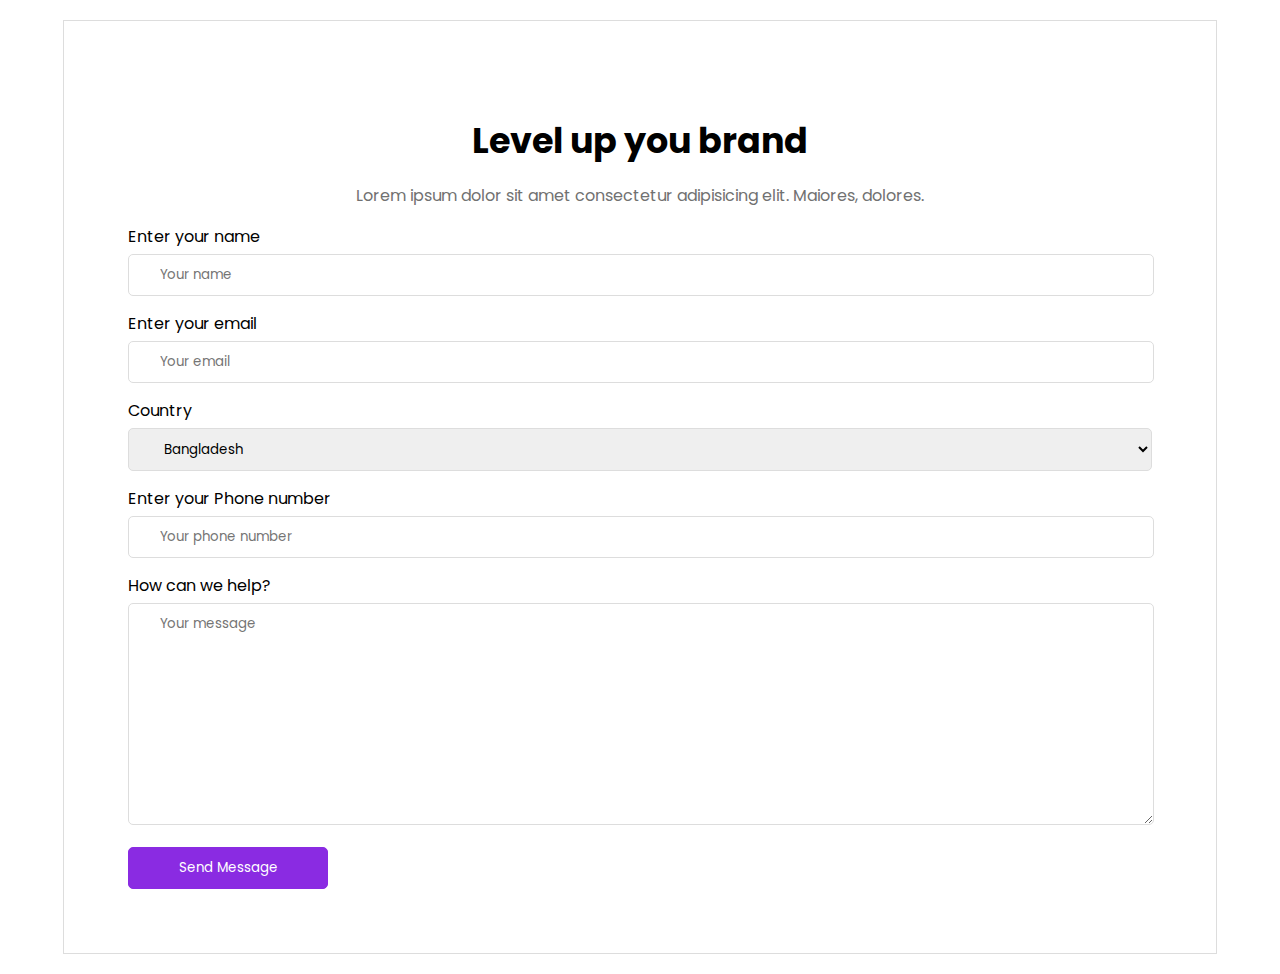
<file: index.html>
<!DOCTYPE html>
<html lang="en">
  <head>
    <meta charset="UTF-8" />
    <meta name="viewport" content="width=device-width, initial-scale=1.0" />
    <link rel="stylesheet" href="./styles.css" />
    <link rel="preconnect" href="https://fonts.googleapis.com" />
    <link rel="preconnect" href="https://fonts.gstatic.com" crossorigin />
    <link
      href="https://fonts.googleapis.com/css2?family=Poppins:ital,wght@0,100;0,200;0,300;0,400;0,500;0,600;0,700;0,800;0,900;1,100;1,200;1,300;1,400;1,500;1,600;1,700;1,800;1,900&display=swap"
      rel="stylesheet"
    />
    <title>Document</title>
  </head>
  <body>
    <div class="contact">
      <h2>Level up you brand</h2>
      <p>
        Lorem ipsum dolor sit amet consectetur adipisicing elit. Maiores,
        dolores.
      </p>
      <from>
        <div class="child_form">
          <label for="name">Enter your name</label>
          <input type="text" name="name" placeholder="Your name" />
        </div>
        <div class="child_form">
          <label for="email">Enter your email</label>
          <input type="email" name="email" placeholder="Your email" />
        </div>
        <div class="child_form">
          <label for="country">Country</label>
          <select name="country" id="">
            <option value="bd">Bangladesh</option>
            <option value="in">India</option>
            <option value="pk">Pakistan</option>
          </select>
        </div>
        <div class="child_form">
          <label for="phone">Enter your Phone number</label>
          <input type="number" name="phone" placeholder="Your phone number" />
        </div>
        <div class="child_form">
          <label for="message">How can we help?</label>
          <textarea
            name=""
            placeholder="Your message"
            id=""
            cols="30"
            rows="10"
          ></textarea>
        </div>
        <div class="child_form">
          <input type="button" value="Send Message" />
        </div>
      </from>
    </div>
  </body>
</html>
</file>
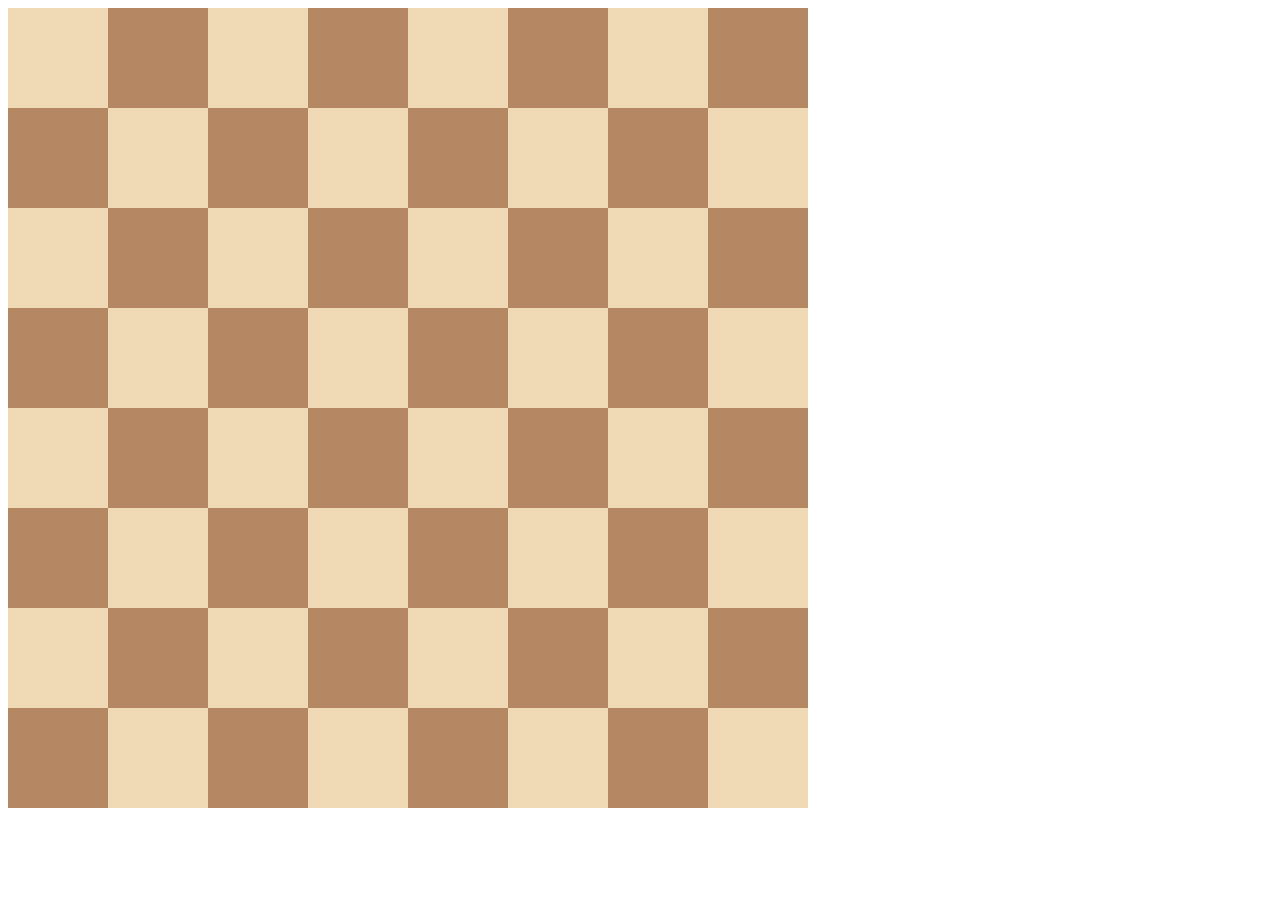
<file: 001 10.0-Display-Grid/10.0 Display Grid/index.html>
<!DOCTYPE html>
<html>
  <head>
    <title>Chessboard</title>
    <style>
      /* Write your code here */
      /* Each square should be 100px by 100px */
      /* My colours for white: #f0d9b5, black: #b58863 */
      .container {
        display: grid;
        width: 800px;
        grid-template-columns: repeat(8, 1fr);
        grid-template-rows: repeat(8, 1fr);
      }
      .container > div {
        width: 100px;
        height: 100px;
      }
      .white {
        background-color: #f0d9b5;
      }
      .black {
        background-color: #b58863;
      }
    </style>
  </head>

  <body>
    <div class="container">
      <div class="white"></div>
      <div class="black"></div>
      <div class="white"></div>
      <div class="black"></div>
      <div class="white"></div>
      <div class="black"></div>
      <div class="white"></div>
      <div class="black"></div>
      <div class="black"></div>
      <div class="white"></div>
      <div class="black"></div>
      <div class="white"></div>
      <div class="black"></div>
      <div class="white"></div>
      <div class="black"></div>
      <div class="white"></div>
      <div class="white"></div>
      <div class="black"></div>
      <div class="white"></div>
      <div class="black"></div>
      <div class="white"></div>
      <div class="black"></div>
      <div class="white"></div>
      <div class="black"></div>
      <div class="black"></div>
      <div class="white"></div>
      <div class="black"></div>
      <div class="white"></div>
      <div class="black"></div>
      <div class="white"></div>
      <div class="black"></div>
      <div class="white"></div>
      <div class="white"></div>
      <div class="black"></div>
      <div class="white"></div>
      <div class="black"></div>
      <div class="white"></div>
      <div class="black"></div>
      <div class="white"></div>
      <div class="black"></div>
      <div class="black"></div>
      <div class="white"></div>
      <div class="black"></div>
      <div class="white"></div>
      <div class="black"></div>
      <div class="white"></div>
      <div class="black"></div>
      <div class="white"></div>
      <div class="white"></div>
      <div class="black"></div>
      <div class="white"></div>
      <div class="black"></div>
      <div class="white"></div>
      <div class="black"></div>
      <div class="white"></div>
      <div class="black"></div>
      <div class="black"></div>
      <div class="white"></div>
      <div class="black"></div>
      <div class="white"></div>
      <div class="black"></div>
      <div class="white"></div>
      <div class="black"></div>
      <div class="white"></div>
    </div>
  </body>
</html>
</file>
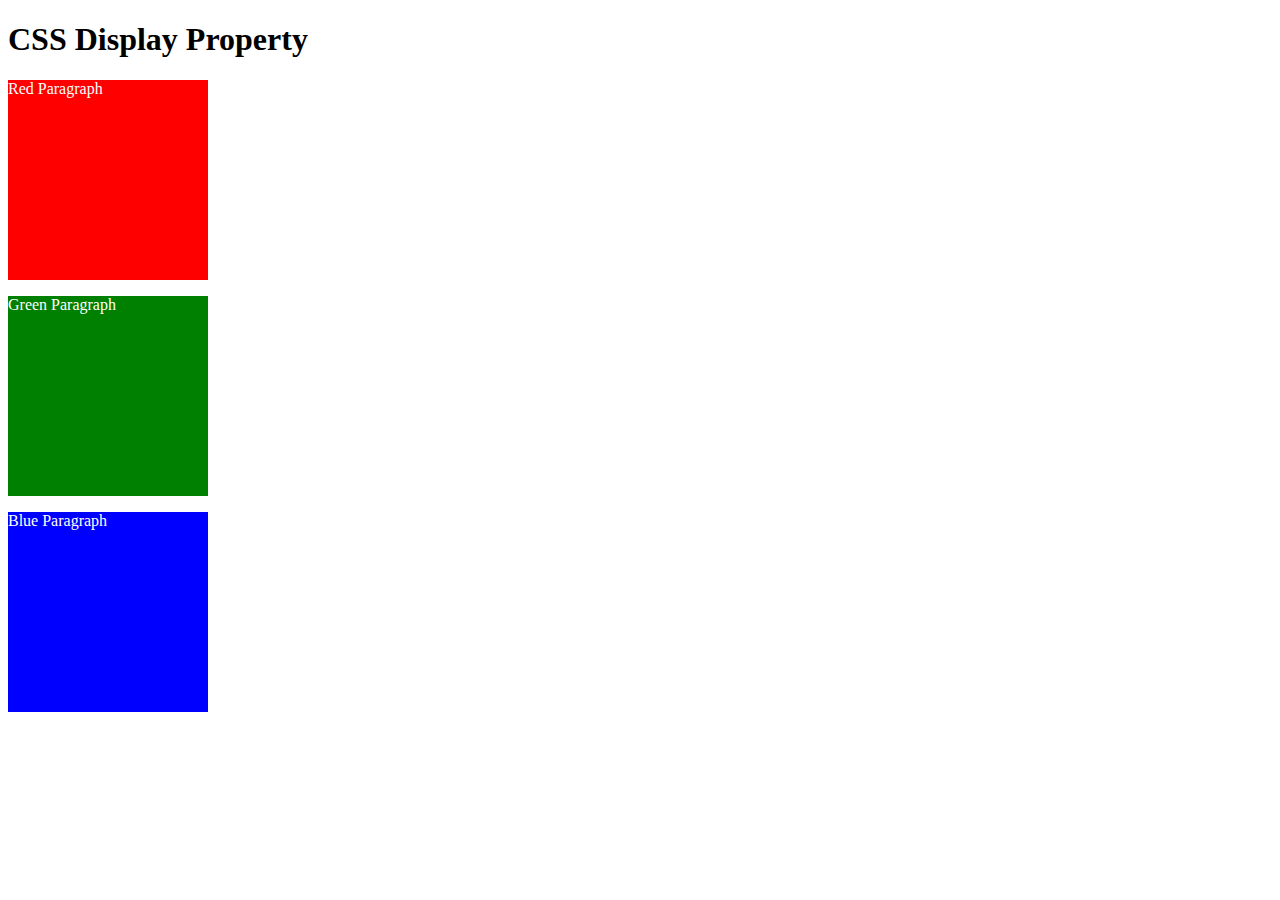
<file: 001 8.0-CSS-Display/8.0 CSS Display/index.html>
<!DOCTYPE html>
<html>
  <!-- 
  TODO
1. By changing only the display property of the CSS make all 3 squares line up horizontally like in goal1 image.
2. Change only the display property to make all 3 squares line up vertically like in goal2 image. 
-->

  <head>
    <title>CSS Display Property Example</title>
    <style>
      p {
        color: white;
      }

      .red {
        display: block;
        width: 200px;
        height: 200px;
        background-color: red;
      }

      .green {
        display: block;
        width: 200px;
        height: 200px;
        background-color: green;
      }

      .blue {
        display: block;
        width: 200px;
        height: 200px;
        background-color: blue;
      }
    </style>
  </head>

  <body>
    <h1>CSS Display Property</h1>
    <p class="red">Red Paragraph</p>
    <p class="green">Green Paragraph</p>
    <p class="blue">Blue Paragraph</p>
  </body>
</html>
</file>
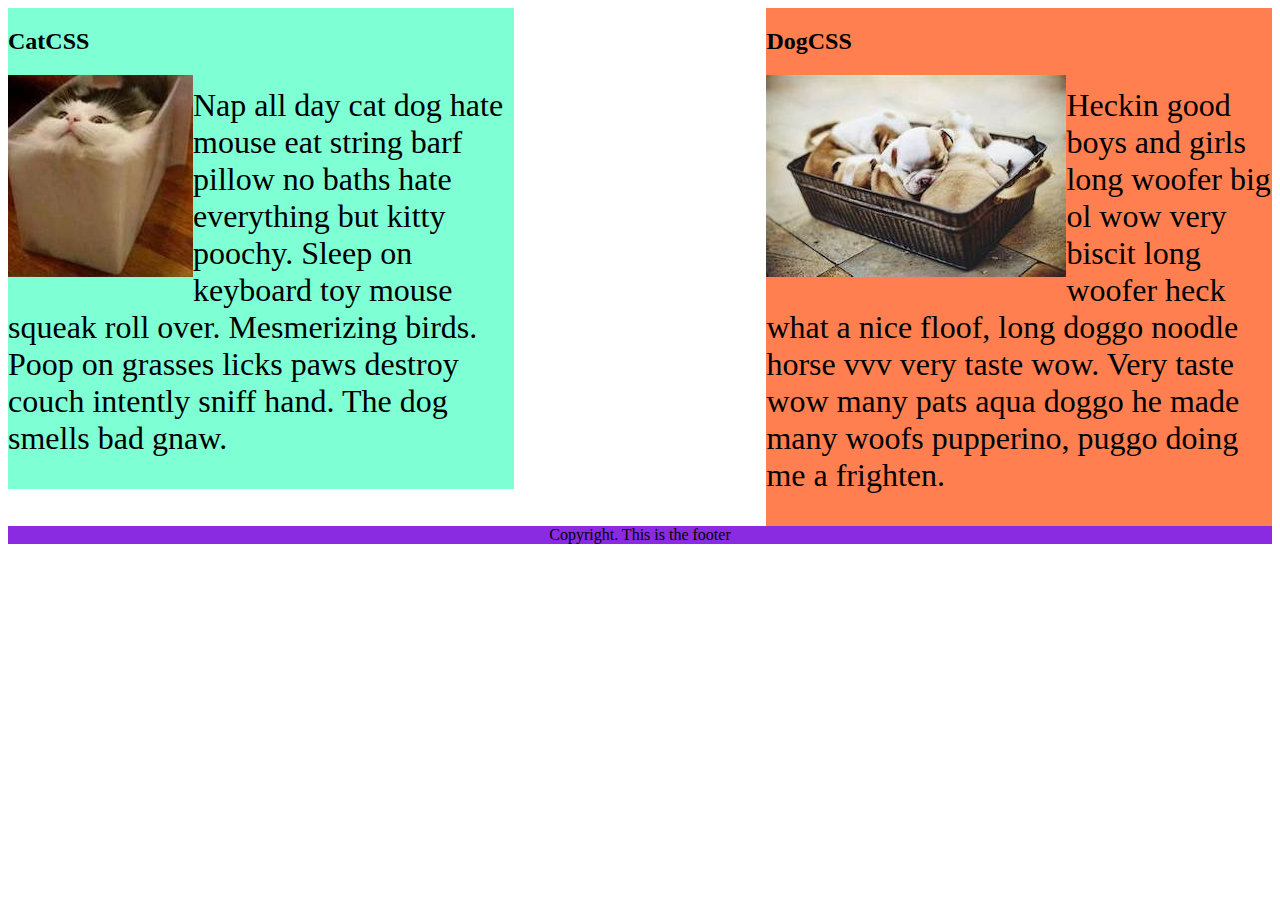
<file: 002 8.1-CSS-Float/8.1 CSS Float/index.html>
<!DOCTYPE html>
<html lang="en">
  <!-- TODO
1. Make both paragraph elements wrap around the image.
2. Use Float to move the cat div to the left and the dog div to the right.
3. Use clear to make the footer go below both the cat and dog div. -->

  <head>
    <meta charset="UTF-8" />
    <title>CSS Float</title>
    <style>
      div {
        display: inline-block;
        width: 40%;
      }

      p {
        font-size: 2em;
      }

      .cat {
        background-color: aquamarine;
        float: left;
      }

      .dog {
        background-color: coral;
        float: right;
      }
      img {
        float: left;
      }

      footer {
        text-align: center;
        background-color: blueviolet;
        clear: both;
      }
    </style>
  </head>

  <body>
    <div class="cat">
      <h2>CatCSS</h2>

      <img src="cat.jpeg" alt="cat in a box" />
      <p class="first-paragraph">
        Nap all day cat dog hate mouse eat string barf pillow no baths hate
        everything but kitty poochy. Sleep on keyboard toy mouse squeak roll
        over. Mesmerizing birds. Poop on grasses licks paws destroy couch
        intently sniff hand. The dog smells bad gnaw.
      </p>
    </div>
    <div class="dog">
      <h2>DogCSS</h2>
      <img src="dog.jpeg" alt="dogs in a box" />
      <p class="second-paragraph">
        Heckin good boys and girls long woofer big ol wow very biscit long
        woofer heck what a nice floof, long doggo noodle horse vvv very taste
        wow. Very taste wow many pats aqua doggo he made many woofs pupperino,
        puggo doing me a frighten.
      </p>
    </div>

    <footer>Copyright. This is the footer</footer>
  </body>
</html>
</file>
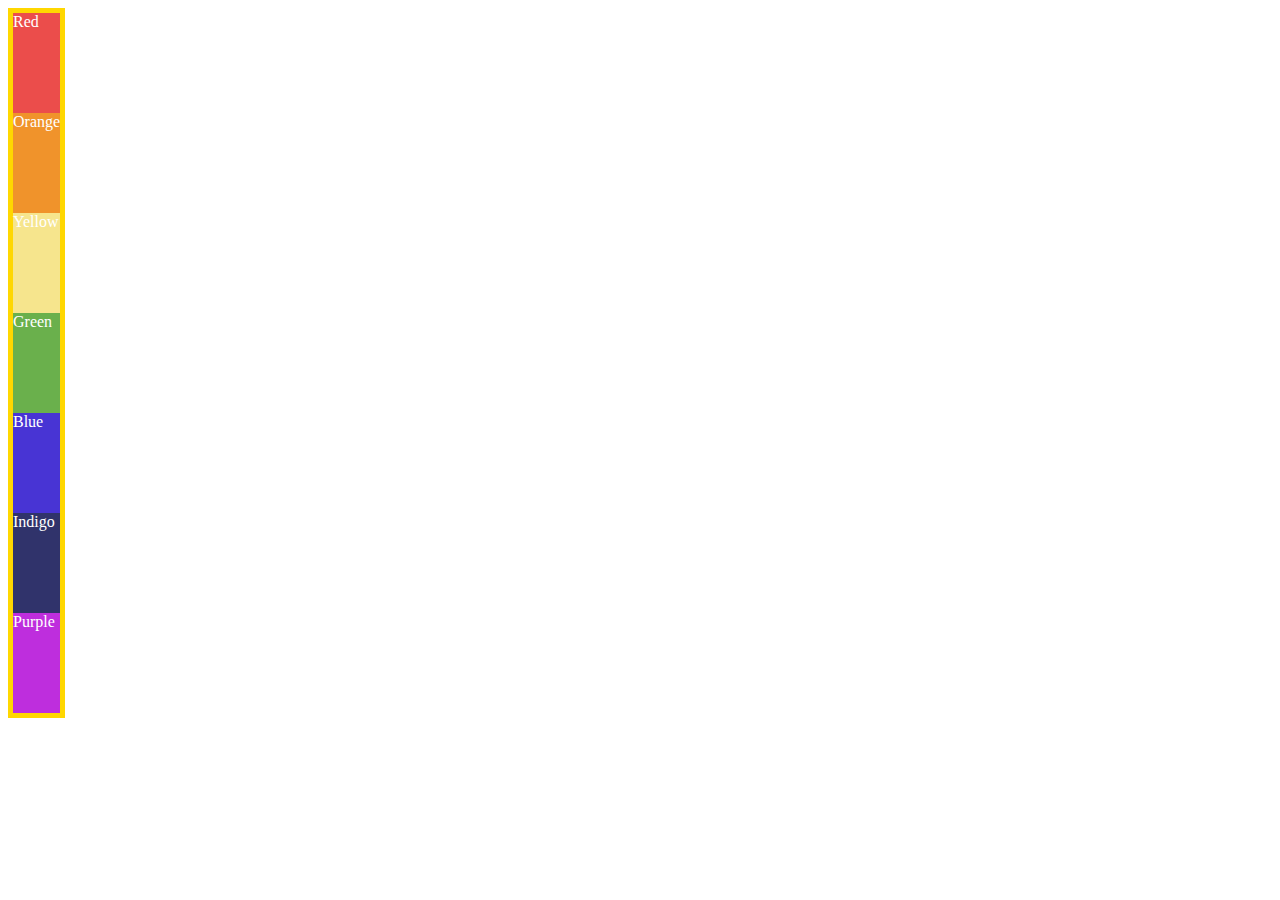
<file: 002 9.1-Flex-Direction/9.1 Flex Direction/index.html>
<!DOCTYPE html>
<html lang="en">
  <head>
    <meta charset="UTF-8" />
    <meta name="viewport" content="width=device-width, initial-scale=1.0" />
    <title>Flex Direction</title>
    <!-- HINT:
  https://developer.mozilla.org/en-US/docs/Web/CSS/Universal_selectors
  https://developer.mozilla.org/en-US/docs/Learn/CSS/Building_blocks/Selectors/Combinators 
  -->
    <style>
      .container {
        color: white;
        border: 5px solid gold;
        display: inline-flex;
        flex-direction: column;
      }
      .container > * {
        flex-basis: 100px;
      }

      /*
Select all the elements that are the direct
children of the .container class.
    */

      .red {
        background-color: #eb4d4b;
      }
      .orange {
        background-color: #f0932b;
      }
      .yellow {
        background-color: #f6e58d;
      }
      .green {
        background-color: #6ab04c;
      }
      .blue {
        background-color: #4834d4;
      }
      .indigo {
        background-color: #30336b;
      }
      .purple {
        background-color: #be2edd;
      }
    </style>
  </head>

  <body>
    <div class="container">
      <div class="red">Red</div>
      <div class="orange">Orange</div>
      <div class="yellow">Yellow</div>
      <div class="green">Green</div>
      <div class="blue">Blue</div>
      <div class="indigo">Indigo</div>
      <div class="purple">Purple</div>
    </div>
  </body>
</html>
</file>
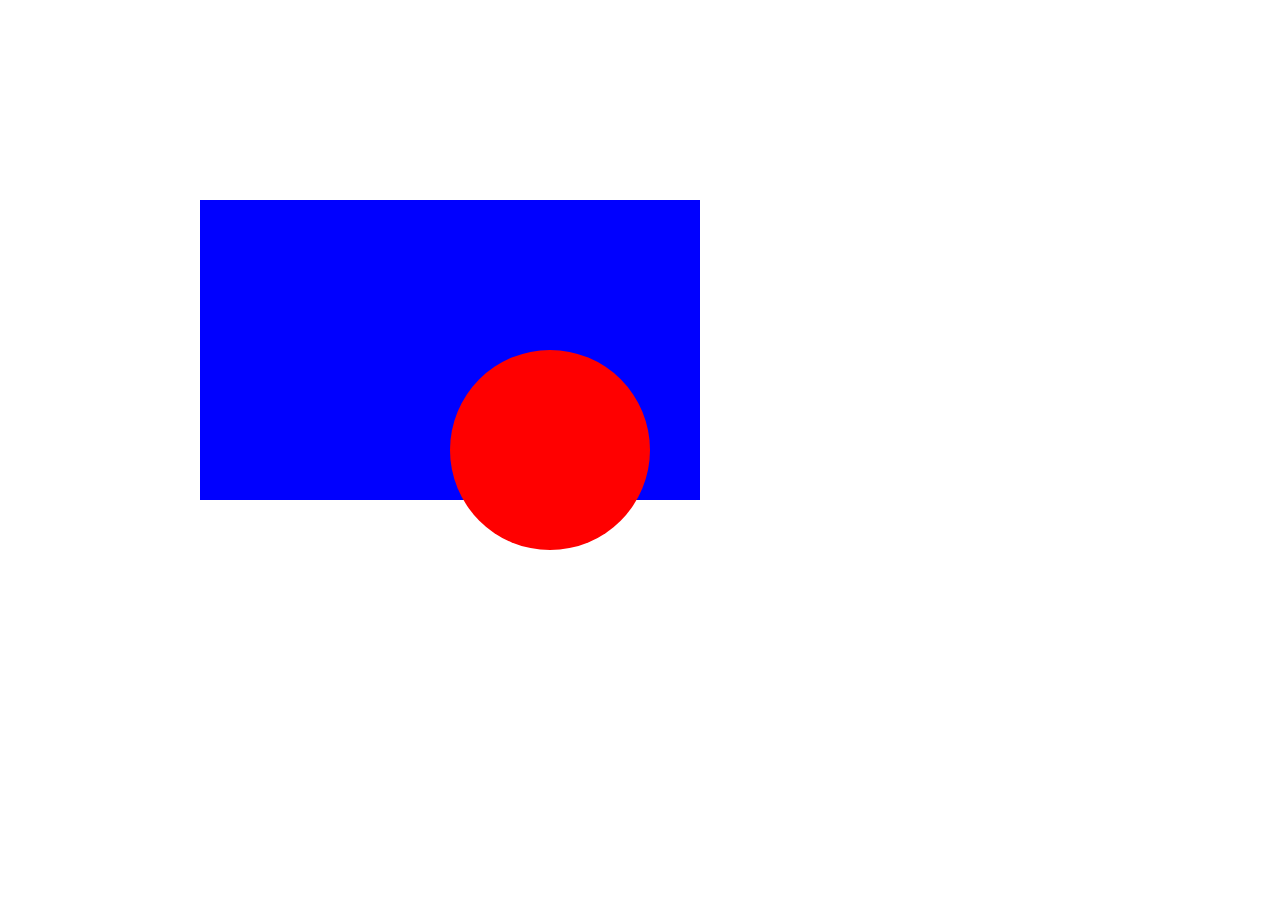
<file: 003 7.2-CSS-Positioning/7.2 CSS Positioning/index.html>
<!DOCTYPE html>
<html>
  <head>
    <title>CSS Positioning Exercise</title>
    <style>
      /* Write your code here */
      * {
        margin: 0;
      }
      .blue-box {
        background-color: blue;
        width: 500px;
        height: 300px;
        position: relative;
        left: 200px;
        top: 200px;
      }
      .red-circle {
        width: 200px;
        height: 200px;
        border-radius: 50%;
        background-color: red;
        position: absolute;
        left: 250px;
        top: 150px;
      }
    </style>
  </head>

  <body>
    <div class="blue-box">
      <div class="red-circle"></div>
    </div>
  </body>
</html>
</file>
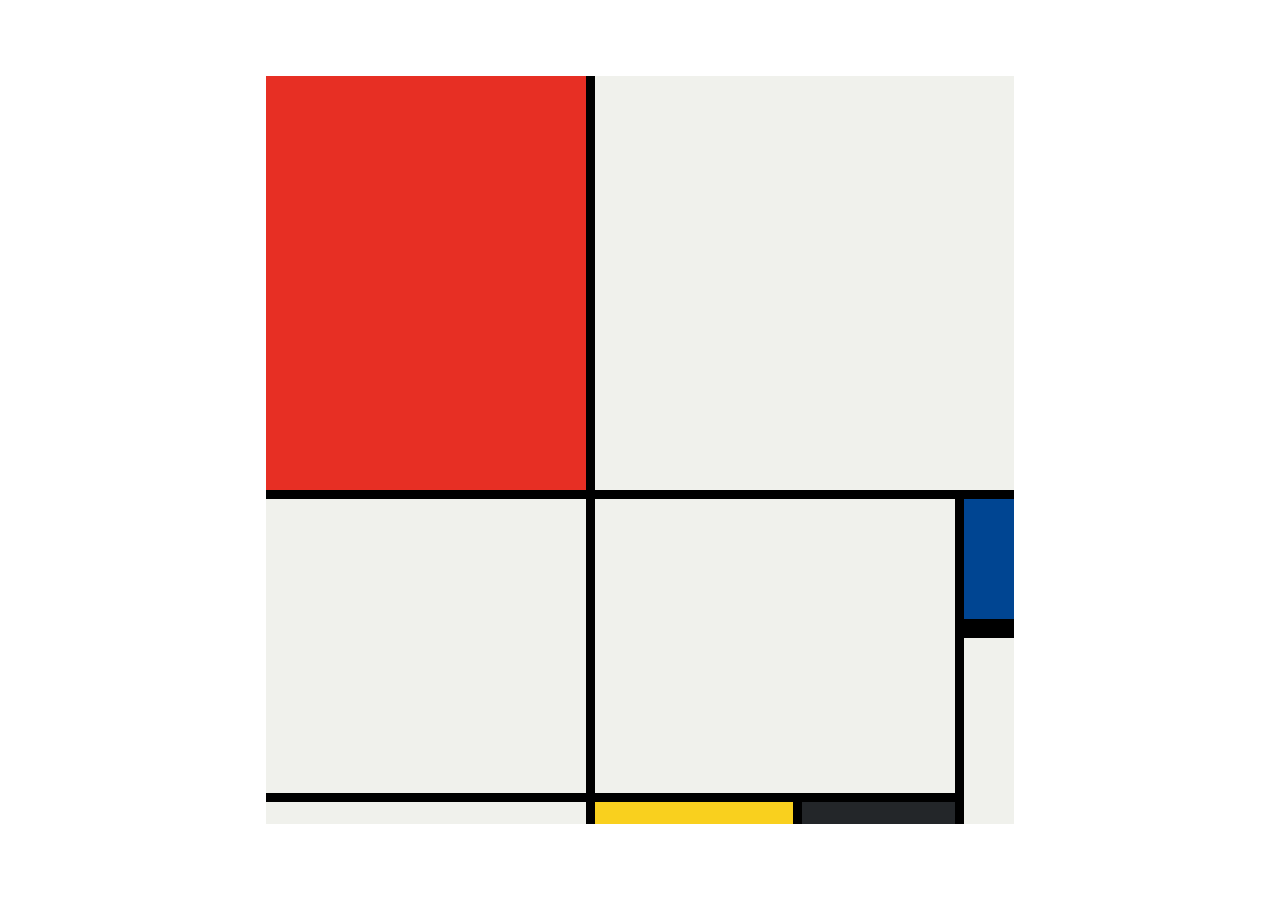
<file: 004 10.3-Mondrian-Project/10.3 Mondrian Project/index.html>
<!DOCTYPE html>
<html lang="en">
  <head>
    <meta charset="UTF-8" />
    <meta name="viewport" content="width=device-width, initial-scale=1.0" />
    <title>Mondrian Project</title>
    <style>
      /* 
    Write your CSS here 
    Gap Colour: #000
    White: #F0F1EC
    Red: #E72F24
    Black: #232629
    Blue: #004592
    Yellow: #F9D01E

    For dimensions, see dimensions.png image.
    HINT: Remember you can't change the properties of grid lines.
    But grid lines are transparent!
    */
      body {
        display: flex;
        justify-content: center;
        align-items: center;
        height: 100vh;
        margin: 0;
        padding: 0;
      }

      .container {
        height: 748px;
        width: 748px;
        display: grid;
        background-color: #000;
        grid-template-columns: 320px 198px 153px 50px;
        grid-template-rows: 414px 130px 155px 22px;
        gap: 9px;
      }
      .item {
        background-color: #f0f1ec;
      }

      .red {
        background-color: #e72f24;
      }
      .white1 {
        grid-column: span 3;
      }

      .white2 {
        grid-row: span 2;
      }

      .white3 {
        grid-area: 2 / 2 / 4 /4;
      }
      .blue {
        background-color: #004592;
        border-bottom: 10px solid #000;
      }

      .white4 {
        grid-row: span 2;
      }

      .yellow {
        background-color: #f9d01e;
      }

      .black {
        background-color: #232629;
      }
    </style>
  </head>

  <body>
    <!-- Write your HTML here -->
    <div class="container">
      <div class="item red"></div>
      <div class="item white1"></div>
      <div class="item white2"></div>
      <div class="item white3"></div>

      <div class="item blue"></div>
      <div class="item white4"></div>

      <div class="item"></div>
      <div class="item yellow"></div>
      <div class="item black"></div>
    </div>
  </body>
</html>
</file>
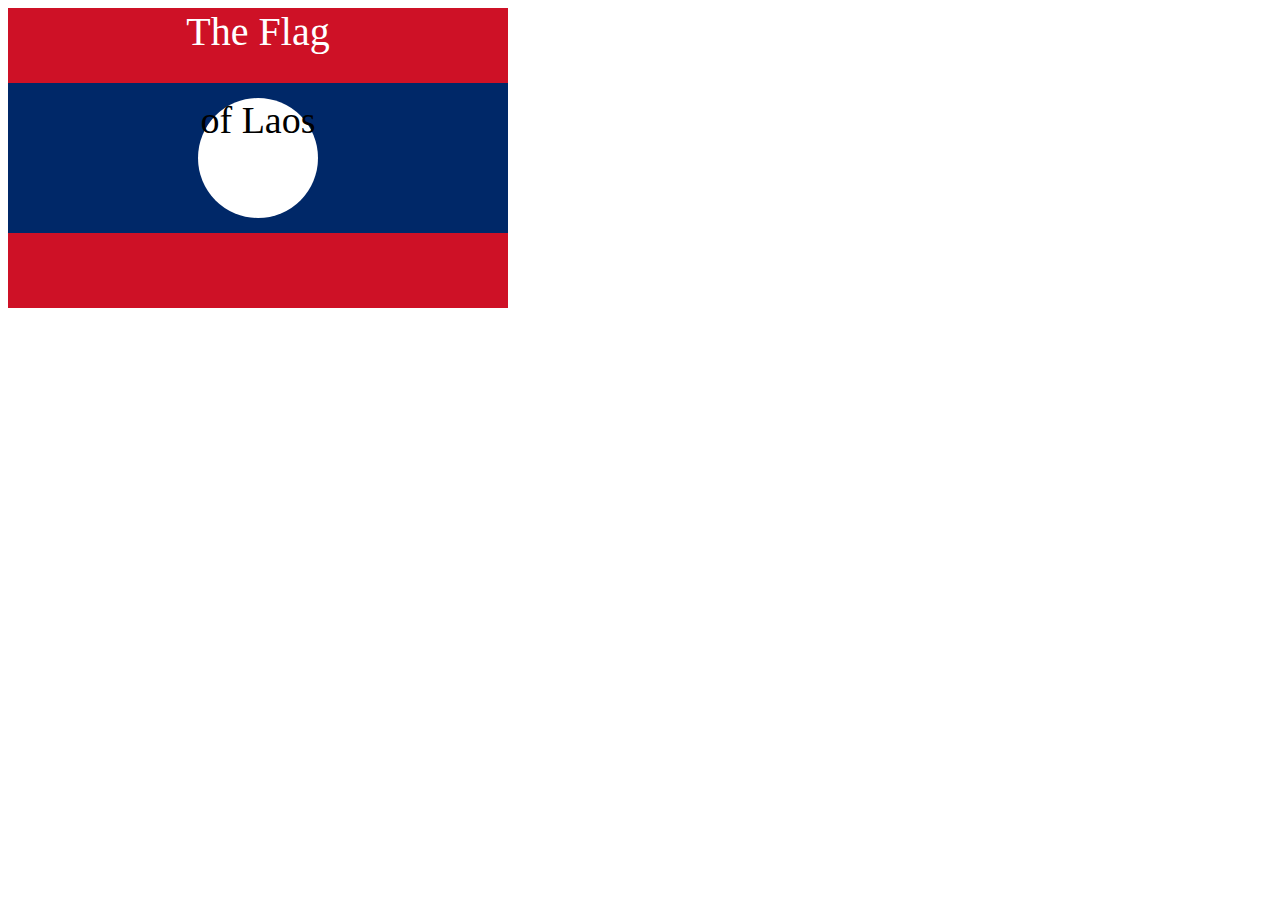
<file: 004 7.3-Flag-Project/7.3 CSS Flag Project/index.html>
<!DOCTYPE html>
<html lang="en">
  <head>
    <meta charset="UTF-8" />
    <title>CSS Flag Project</title>
    <style>
      /* Write your CSS Code here */

      .flag {
        height: 300px;
        width: 500px;
        background-color: #ce1126;
        position: relative;
      }
      .flag > p {
        color: white;
        text-align: center;
        font-size: 40px;
        padding: 0;
        margin: 0;
      }
      .flag > div {
        background-color: #002868;
        height: 150px;
        width: 500px;
        position: absolute;
        top: 75px;
      }
      .flag > div > div {
        height: 120px;
        width: 120px;
        background-color: white;
        border-radius: 100%;
        position: absolute;
        left: 190px;
        top: 15px;
      }
      .flag > div > div > p {
        text-align: center;
        font-size: 38px;
        margin: 0;
      }
    </style>
  </head>

  <!-- 
  IMPORTANT! Do not change any HTML
Don't add any classes/ids/elements 
Use what you know about combining selectors 
and CSS specificity instead.
Hint 1: The flag is 900px by 600px and the circle is 200px by 200px.
Hint 2: You can use CSS inspection to get the colors from
https://appbrewery.github.io/flag-of-laos/
-->

  <body>
    <div class="flag">
      <p>The Flag</p>
      <div>
        <div>
          <p>of Laos</p>
        </div>
      </div>
    </div>
  </body>
</html>
</file>
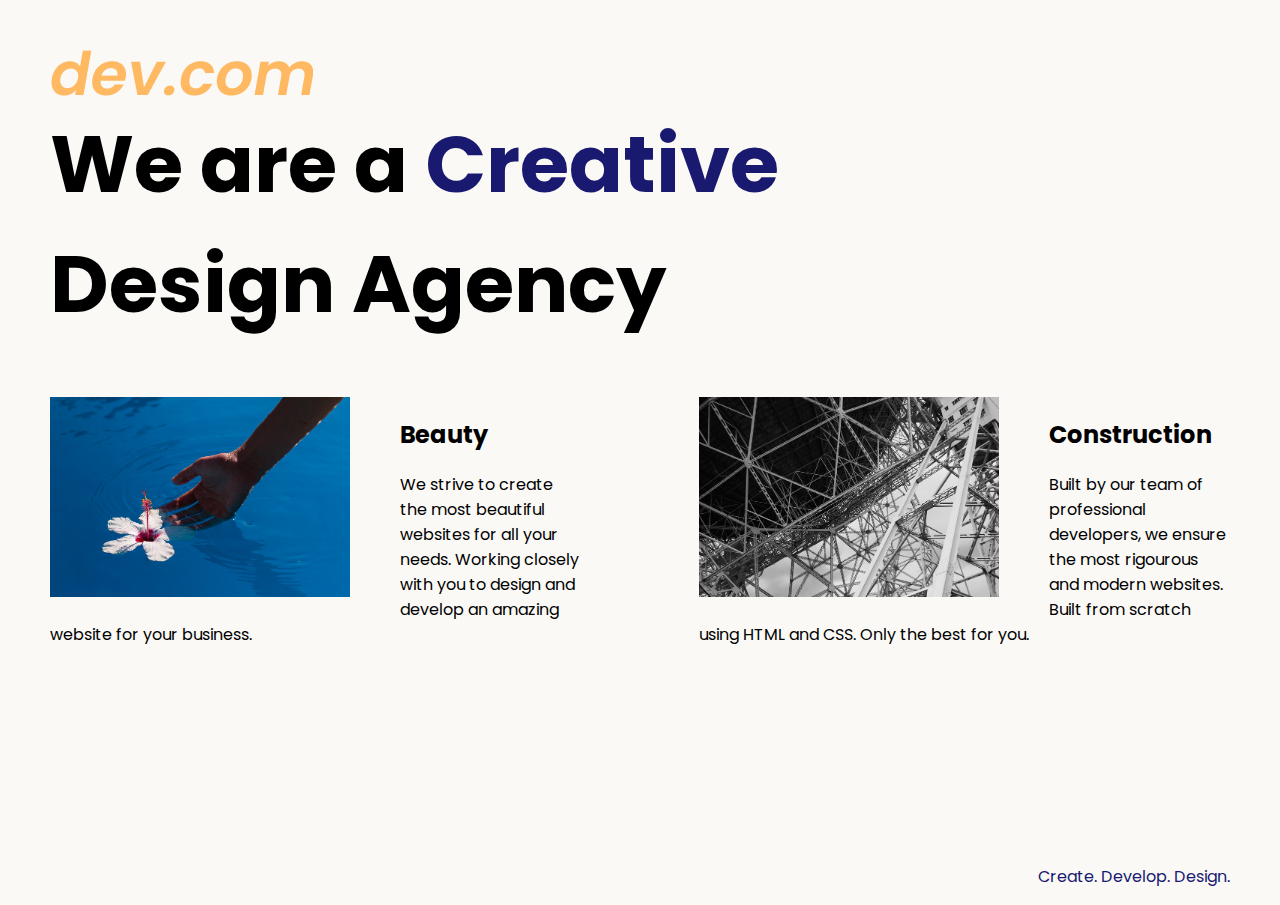
<file: 005 8.4-Web-Design-Agency-Project/8.4 Web Design Agency Project/index.html>
<!DOCTYPE html>
<html lang="en">
  <head>
    <meta charset="UTF-8" />
    <meta name="viewport" content="width=device-width, initial-scale=1.0" />
    <title>Agency</title>
    <link rel="stylesheet" href="./style.css" />
    <link rel="preconnect" href="https://fonts.googleapis.com" />
    <link rel="preconnect" href="https://fonts.gstatic.com" crossorigin />
    <link
      href="https://fonts.googleapis.com/css2?family=Poppins:wght@400;700&display=swap"
      rel="stylesheet"
    />
  </head>

  <body>
    <div class="main">
      <img class="logo" src="./assets/images/logo.png" alt="logo" />
      <h1>
        We are a <span class="creative">Creative</span> <br />Design Agency
      </h1>
      <div class="left card">
        <img
          class="tile-image"
          src="./assets/images/beautiful.jpg"
          alt="hand and flower in water"
        />
        <h2 class="card-title">Beauty</h2>
        <p class="card-text">
          We strive to create the most beautiful websites for all your needs.
          Working closely with you to design and develop an amazing website for
          your business.
        </p>
      </div>

      <div class="right card">
        <img
          class="tile-image"
          src="./assets/images/construction.jpg"
          alt="metal structure"
        />
        <h2 class="card-title">Construction</h2>
        <p class="card-text">
          Built by our team of professional developers, we ensure the most
          rigourous and modern websites. Built from scratch using HTML and CSS.
          Only the best for you.
        </p>
      </div>
    </div>
    <footer>
      <p>Create. Develop. Design.</p>
    </footer>
  </body>
</html>
</file>
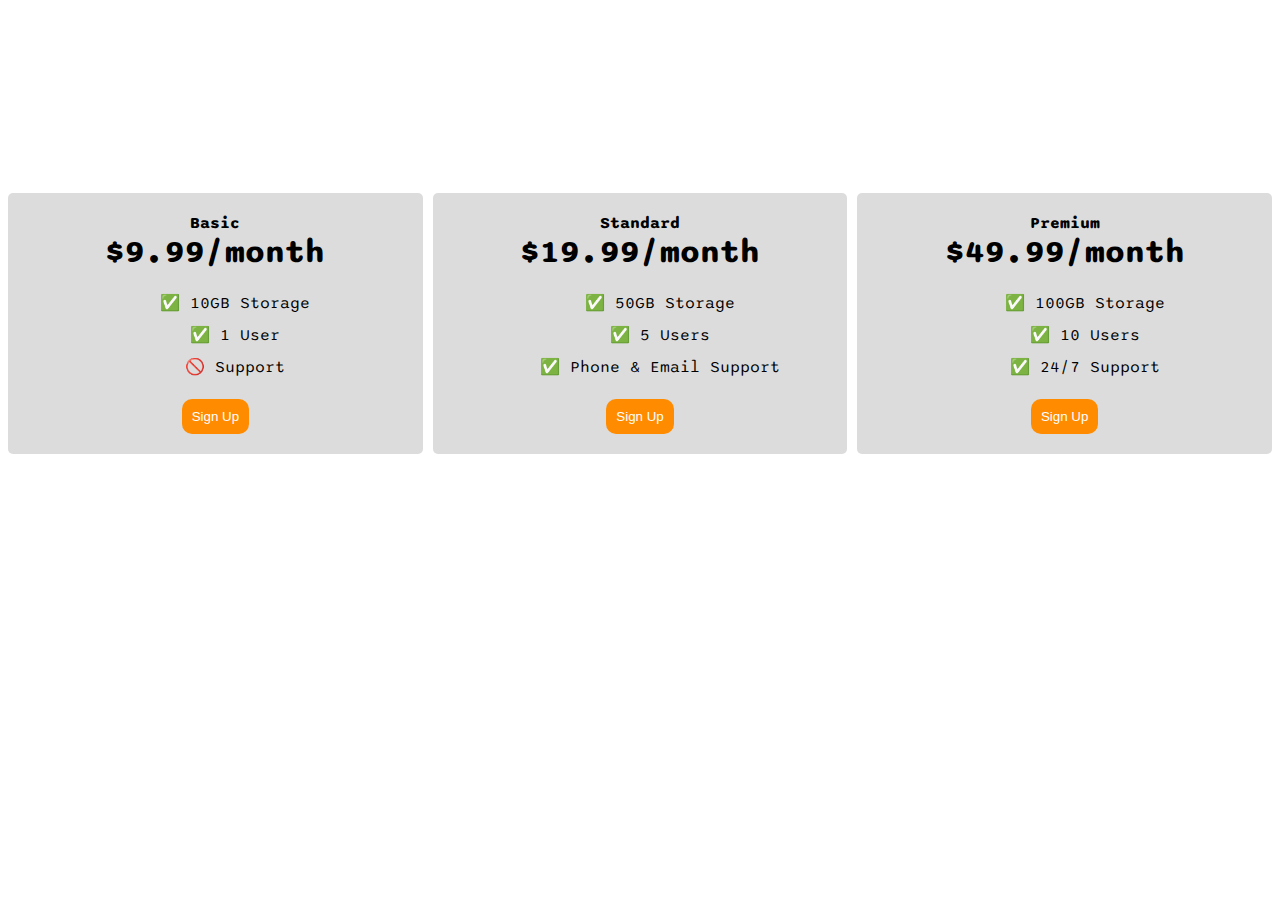
<file: 005 9.4-Flexbox-Pricing-Table-Project/9.4 Flexbox Pricing Table Project/index.html>
<!DOCTYPE html>
<html>

<head>
  <title>Flexbox Pricing Table</title>
  <link rel="preconnect" href="https://fonts.googleapis.com">
  <link rel="preconnect" href="https://fonts.gstatic.com" crossorigin>
  <link href="https://fonts.googleapis.com/css2?family=Sono:wght@400;700&display=swap" rel="stylesheet">
  <style>
    body {
      font-family: 'Sono', sans-serif;
    }
    .pricing-container {
      display: flex;
      gap: 10px;
      justify-content: center;
      align-items: center;
      height: 70vh;
    }
    .pricing-plan {
      flex: 1;
      text-align: center;
      background-color: gainsboro;
      width: 400px;
      border-radius: 5px;
      padding: 20px;
    }
    .plan-title {
      font-weight: bold;
    }
    .plan-price {
      font-size: 2rem;
      font-weight: bold;
    }
    .plan-features {
      list-style: none;
      line-height: 2rem;
    }
    .plan-button {
      background-color: darkorange;
      color: white;
      padding: 10px ;
      border: 0;
      cursor: pointer;
      border-radius: 10px;
    }
    /* Hint: What can you do with a media query and flexbox? */
    @media (max-width: 1250px) {
      .pricing-container {
        flex-direction: column;
        height: auto;
      }
    }
  </style>
</head>

<body>
  <div class="pricing-container">
    <div class="pricing-plan">
      <div class="plan-title">Basic</div>
      <div class="plan-price">$9.99/month</div>
      <ul class="plan-features">
        <li>✅ 10GB Storage</li>
        <li>✅ 1 User</li>
        <li>🚫 Support</li>
      </ul>
      <button class="plan-button">Sign Up</a>
    </div>
    <div class="pricing-plan">
      <div class="plan-title">Standard</div>
      <div class="plan-price">$19.99/month</div>
      <ul class="plan-features">
        <li>✅ 50GB Storage</li>
        <li>✅ 5 Users</li>
        <li>✅ Phone &amp; Email Support</li>
      </ul>
      <button class="plan-button">Sign Up</a>
    </div>
    <div class="pricing-plan">
      <div class="plan-title">Premium</div>
      <div class="plan-price">$49.99/month</div>
      <ul class="plan-features">
        <li>✅ 100GB Storage</li>
        <li>✅ 10 Users</li>
        <li>✅ 24/7 Support</li>
      </ul>
      <button class="plan-button">Sign Up</a>
    </div>
  </div>

</body>

</html>
</file>
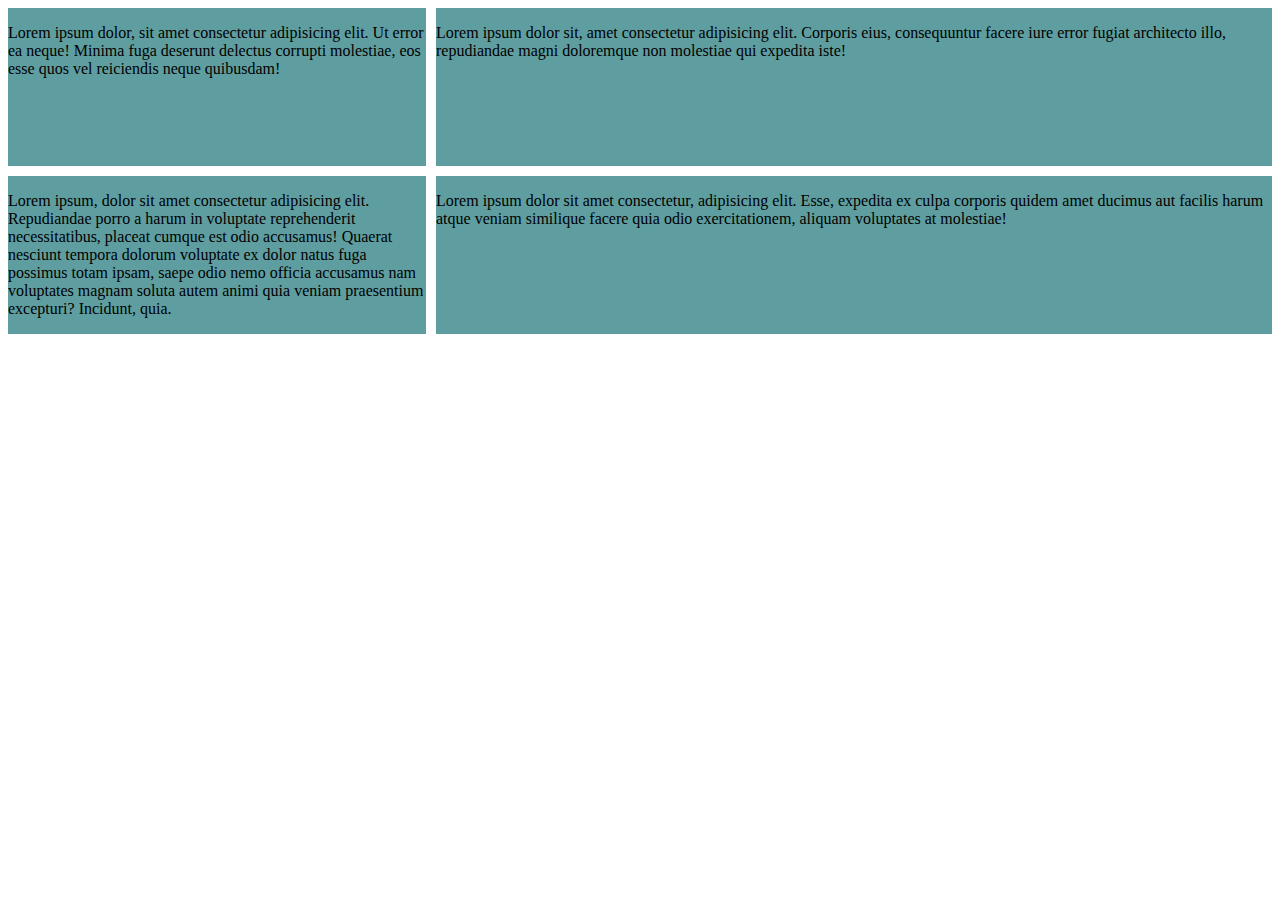
<file: 001 10.0-Display-Grid/10.0 Display Grid/example.html>
<!DOCTYPE html>
<html>

<head>
  <title>CSS Grid vs Flexbox</title>
  <style>
    .container {
      display: grid;
      grid-template-columns: 1fr 2fr;
      grid-template-rows: 1fr 1fr;
      gap: 10px
    }

    .container>* {
      background-color: cadetblue;
    }
  </style>
</head>

<body>
  <div class="container">
    <div class="one">
      <p>Lorem ipsum dolor, sit amet consectetur adipisicing elit. Ut error ea neque! Minima fuga deserunt delectus
        corrupti molestiae, eos esse quos vel reiciendis neque quibusdam!</p>
    </div>
    <div class="two">
      <p>Lorem ipsum dolor sit, amet consectetur adipisicing elit. Corporis eius, consequuntur facere iure error fugiat
        architecto illo, repudiandae magni doloremque non molestiae qui expedita iste!</p>
    </div>
    <div class="three">
      <p>Lorem ipsum, dolor sit amet consectetur adipisicing elit. Repudiandae porro a harum in voluptate reprehenderit
        necessitatibus, placeat cumque est odio accusamus! Quaerat nesciunt tempora dolorum voluptate ex dolor natus
        fuga possimus totam ipsam, saepe odio nemo officia accusamus nam voluptates magnam soluta autem animi quia
        veniam praesentium excepturi? Incidunt, quia.</p>
    </div>
    <div>
      <p>Lorem ipsum dolor sit amet consectetur, adipisicing elit. Esse, expedita ex culpa corporis quidem amet ducimus
        aut facilis harum atque veniam similique facere quia odio exercitationem, aliquam voluptates at molestiae!</p>
    </div>
  </div>

</body>

</html>
</file>
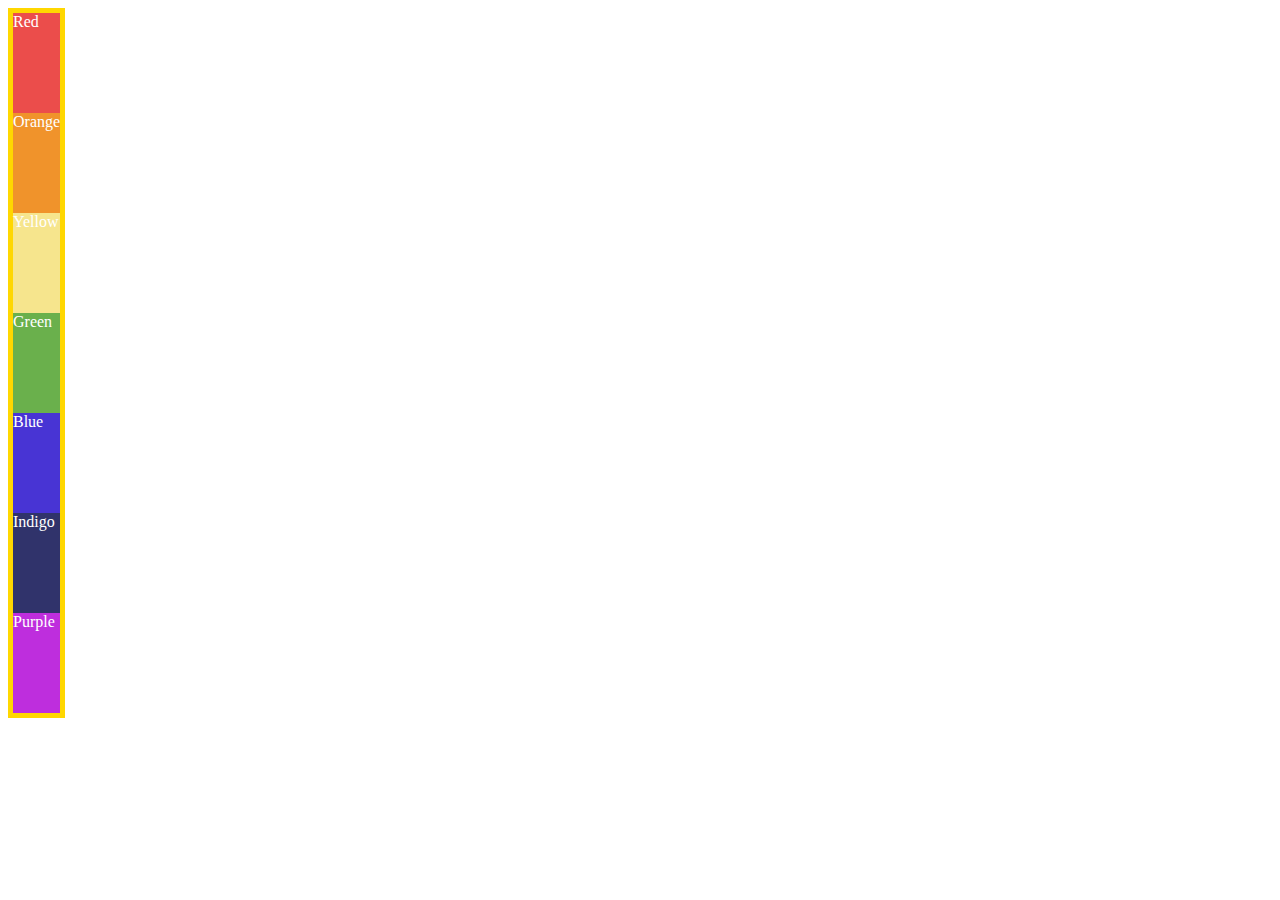
<file: 002 9.1-Flex-Direction/9.1 Flex Direction/solution.html>
<!DOCTYPE html>
<html lang="en">

<head>
  <meta charset="UTF-8">
  <meta name="viewport" content="width=device-width, initial-scale=1.0">
  <title>Flex Direction</title>
  <style>
    .container {
      color: white;
      border: 5px solid gold;
      display: inline-flex;
      flex-direction: column;
    }

    .container > * {
      flex-basis: 100px;
    }

    .red {
      background-color: #eb4d4b;
    }

    .orange {
      background-color: #f0932b;
    }

    .yellow {
      background-color: #f6e58d;
    }

    .green {
      background-color: #6ab04c;
    }

    .blue {
      background-color: #4834d4;
    }

    .indigo {
      background-color: #30336b;
    }

    .purple {
      background-color: #be2edd;
    }
  </style>
</head>

<body>
  <div class="container">
    <div class="red">Red</div>
    <div class="orange">Orange</div>
    <div class="yellow">Yellow</div>
    <div class="green">Green</div>
    <div class="blue">Blue</div>
    <div class="indigo">Indigo</div>
    <div class="purple">Purple</div>
  </div>
</body>

</html>
</file>
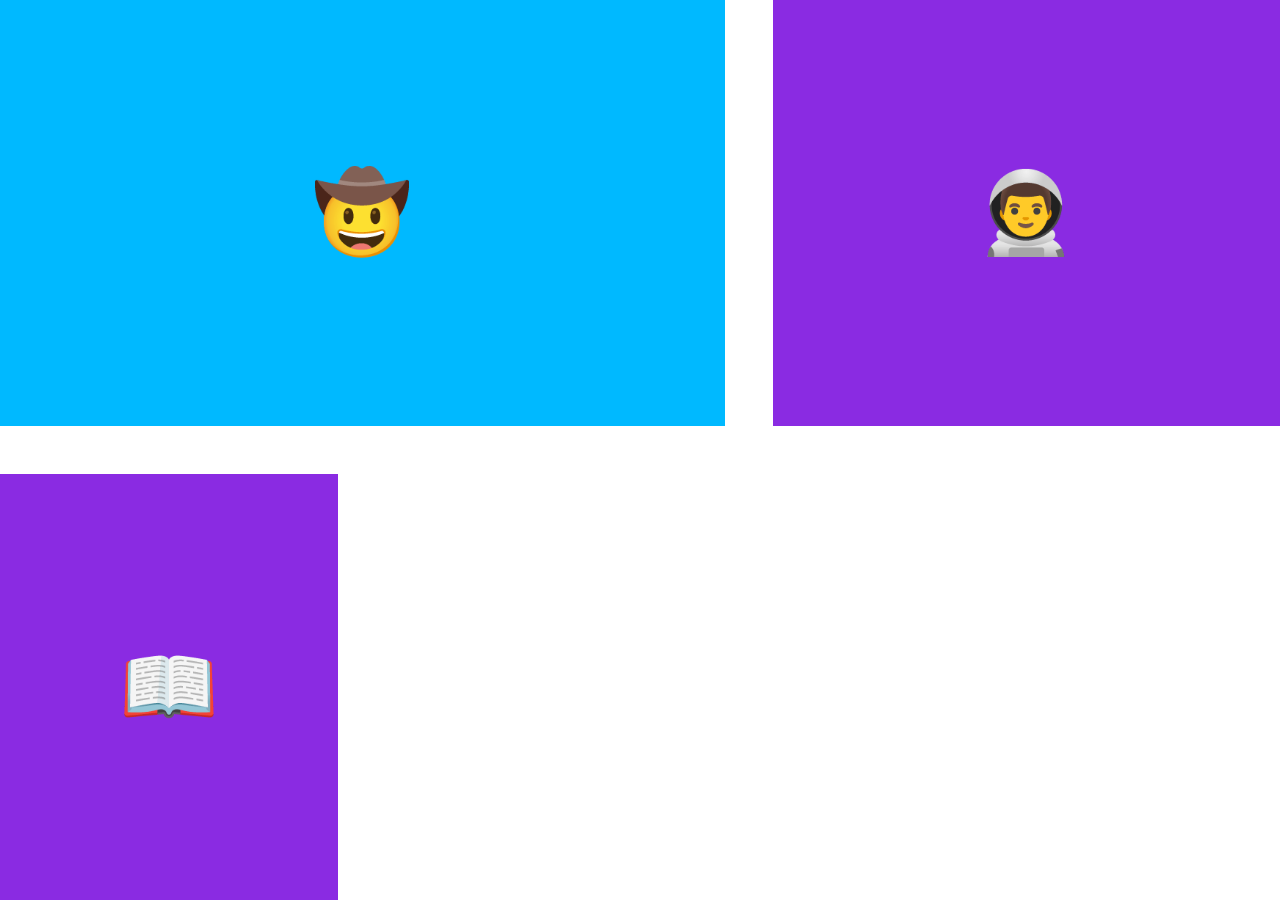
<file: 003 10.2-Grid-Placement/10.2 Grid Placement/demo1.html>
<!DOCTYPE html>
<html lang="en">

<head>
  <meta charset="UTF-8">
  <meta name="viewport" content="width=device-width, initial-scale=1.0">
  <title>Grid Placement</title>
  <style>
    body {
      padding: 0;
      margin: 0;
    }

    .container {
      height: 100vh;
      display: grid;
      gap: 3rem;
      grid-template-columns: 1fr 1fr 1.5fr;
      grid-template-rows: 1fr 1fr;
    }

    .item {
      font-size: 5rem;
      color: white;
      font-family: Arial, Helvetica, sans-serif;
      background-color: blueviolet;
      display: flex;
      align-items: center;
      justify-content: center;
    }


    .cowboy {
      background-color: #00B9FF;
      grid-column: span 2;
    }
  </style>
</head>

<body>
  <div class="container">
    <div class="item cowboy">🤠</div>
    <div class="item astronaut">👨‍🚀</div>
    <div class="item book">📖</div>
  </div>
</body>

</html>
</file>
<file: styles.css>
body {
  font-family: "Poppins", sans-serif;
  margin: 0;
}
.contact {
  width: 80%;
  border: 1px solid #ddd;
  margin: 20px auto;
  padding: 5%;
  text-align: center;
}
.contact h2 {
  font-weight: bold;
  font-size: 35px;
  margin-bottom: 0;
}
.contact p {
  color: rgb(113, 113, 113);
}
.contact form {
  margin-top: 25px;
}
.child_form {
  width: 100%;
  margin-bottom: 15px;
  text-align: left;
}
.child_form label {
  display: block;
  margin-bottom: 5px;
}
.child_form input,
.child_form select,
.child_form textarea {
  font-family: "Poppins", sans-serif;
  border: 1px solid #ddd;
  border-radius: 5px;
  padding: 10px 3%;
  width: 94%;
}
.child_form select {
  width: 100%;
}
.child_form input[type="button"] {
  width: 200px;
  background: blueviolet;
  border: 1px solid blueviolet;
  color: #fff;
}
.child_form input[type="button"]:hover {
  width: 200px;
  background: black;
  border: 1px solid black;
  color: #fff;
  cursor: pointer;
}
.child_form:last-child {
  margin-bottom: 0;
}
</file>
<file: 005 8.4-Web-Design-Agency-Project/8.4 Web Design Agency Project/style.css>
body {
  font-family: "Poppins", sans-serif;
  margin: 50px 50px 0 50px;
  background-color: #faf9f6;
  display: flex;
  flex-direction: column;
  min-height: 95vh;
}
.main {
  flex: 1;
}

h1 {
  font-size: 5rem;
}
img {
  float: left;
}
.tile-image {
  height: 200px;
  margin-right: 50px;
  float: left;
}
.card {
  width: 45%;
}
.left {
  float: left;
}
.right {
  float: right;
}
/* .card-title {
  float: left;
}
.card-text {
  float: left;
} */
.creative {
  color: midnightblue;
}
footer {
  text-align: right;
  color: midnightblue;
}

@media (max-width: 680px) {
  .card {
    width: 100%;
    display: block;
    margin-bottom: 30px;
    text-align: justify;
  }
  .card img {
    margin-bottom: 10px;
    width: 100%;
    display: inline;
    object-fit: cover;
  }
}
</file>
